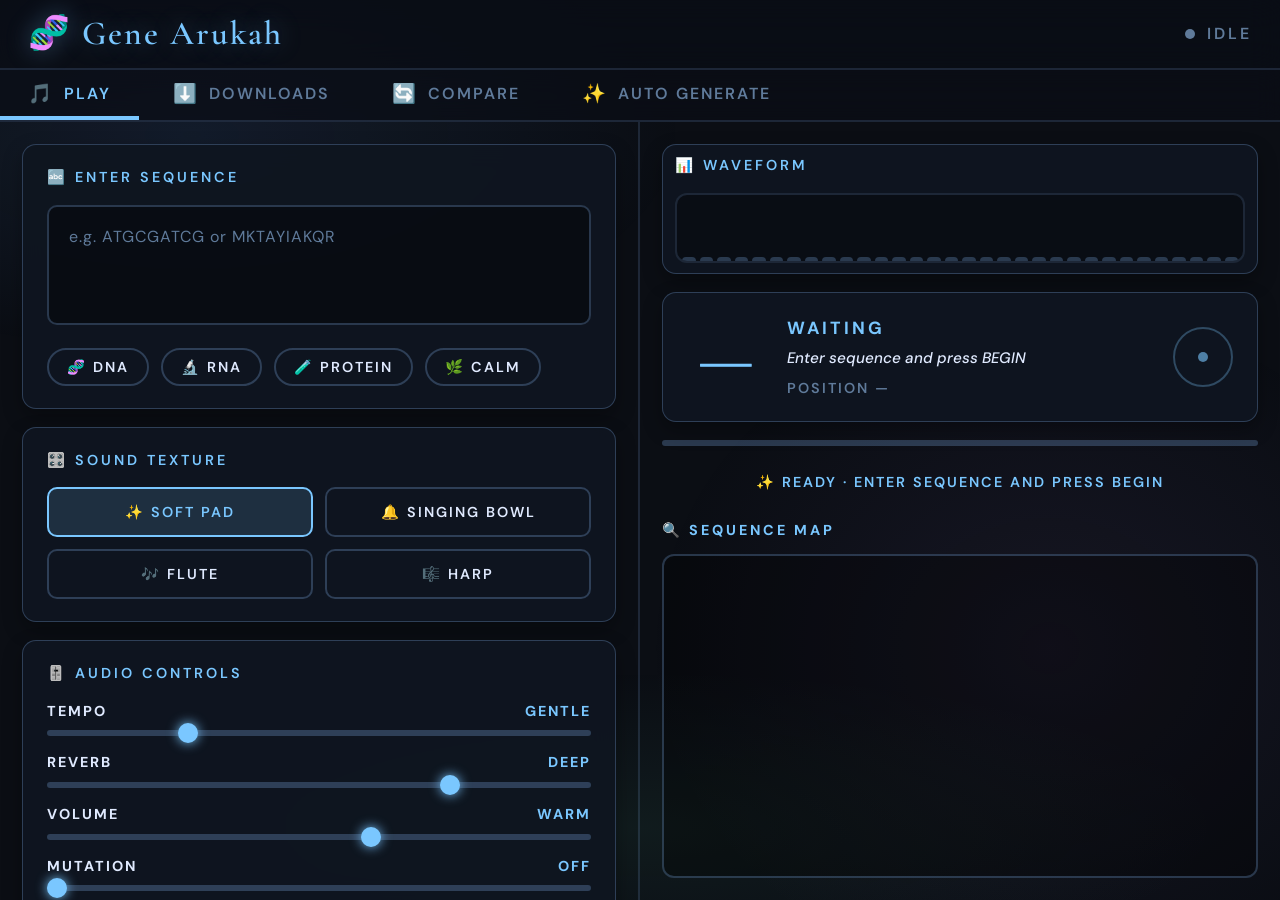
<file: index.html>
<!DOCTYPE html>
<html lang="en">
<head>
  <meta charset="UTF-8">
  <meta name="viewport" content="width=device-width, initial-scale=1.0">
  <meta name="description" content="Sequence Sonata Pro - Transform DNA, RNA, and protein sequences into beautiful music. Generate melodies, compare sequences, and download audio files.">
  <meta name="keywords" content="DNA music, bioinformatics, sequence sonification, audio rendering, MIDI export, spectrogram, bioinformatics tool">
  <meta name="author" content="Sequence Sonata">
  <meta property="og:title" content="Sequence Sonata Pro - Turn Genetic Code into Music">
  <meta property="og:description" content="Transform DNA, RNA, and protein sequences into beautiful melodies. Compare sequences, generate audio, and explore genetic music.">
  <meta property="og:type" content="website">
  <meta property="og:image" content="https://images.unsplash.com/photo-1532187863486-abf9dbad1b1a?w=1200">
  <meta name="twitter:card" content="summary_large_image">
  <meta name="twitter:title" content="Sequence Sonata Pro">
  <meta name="twitter:description" content="Turn genetic sequences into music">
  <title>Sequence Sonata Pro - Turn DNA into Music | Bioinformatics Audio Tool</title>
  <link rel="canonical" href="https://sequencesonata.pro">
  <link rel="stylesheet" href="style.css">
  <link href="https://fonts.googleapis.com/css2?family=Cormorant+Garamond:ital,wght@0,300;0,500;0,600;1,300&family=DM+Sans:wght@400;500;600;700&display=swap" rel="stylesheet">
</head>
<body>
  <canvas id="bg-canvas"></canvas>
  <div class="aurora"></div>
  <div class="toast" id="toast">Ready</div>

  <div class="app">
    <header>
      <div><span class="brand">🧬 Gene Arukah</span></div>
      <div class="pill" id="pill"><div class="dot"></div><span id="pill-txt">IDLE</span></div>
    </header>

    <div class="tabs">
      <button class="tab on" onclick="window.switchTab('play',this)"><span>🎵</span> PLAY</button>
      <button class="tab" onclick="window.switchTab('downloads',this)"><span>⬇️</span> DOWNLOADS</button>
      <button class="tab" onclick="window.switchTab('compare',this)"><span>🔄</span> COMPARE</button>
      <button class="tab" onclick="window.switchTab('autogen',this)"><span>✨</span> AUTO GENERATE</button>
    </div>

    <div class="panels">
      <div class="panel on" id="p-play">
        <div class="col col-l">
          <div class="card">
            <span class="clabel">🔤 ENTER SEQUENCE</span>
            <textarea id="seq-input" placeholder="e.g. ATGCGATCG or MKTAYIAKQR"></textarea>
            <div class="chips">
              <button class="chip" onclick="window.fillSample('dna')">🧬 DNA</button>
              <button class="chip" onclick="window.fillSample('rna')">🔬 RNA</button>
              <button class="chip" onclick="window.fillSample('protein')">🧪 PROTEIN</button>
              <button class="chip" onclick="window.fillSample('calm')">🌿 CALM</button>
            </div>
          </div>
          <div class="card">
            <span class="clabel">🎛️ SOUND TEXTURE</span>
            <div class="modes">
              <button class="mbtn on" data-mode="pad" onclick="window.setMode(this)">✨ SOFT PAD</button>
              <button class="mbtn" data-mode="bowl" onclick="window.setMode(this)">🔔 SINGING BOWL</button>
              <button class="mbtn" data-mode="flute" onclick="window.setMode(this)">🎶 FLUTE</button>
              <button class="mbtn" data-mode="harp" onclick="window.setMode(this)">🎼 HARP</button>
            </div>
          </div>
          <div class="card">
            <span class="clabel">🎚️ AUDIO CONTROLS</span>
            <div class="sl-stack">
              <div class="sl"><div class="sl-row"><strong>TEMPO</strong><span id="v-tempo">GENTLE</span></div><input type="range" id="sl-tempo" min="1" max="5" value="2" oninput="window.syncLabels()"></div>
              <div class="sl"><div class="sl-row"><strong>REVERB</strong><span id="v-reverb">DEEP</span></div><input type="range" id="sl-reverb" min="0" max="4" value="3" oninput="window.syncLabels()"></div>
              <div class="sl"><div class="sl-row"><strong>VOLUME</strong><span id="v-vol">MEDIUM</span></div><input type="range" id="sl-vol" min="0" max="10" value="6" oninput="window.syncLabels()"></div>
              <div class="sl"><div class="sl-row"><strong>MUTATION</strong><span id="v-mut">OFF</span></div><input type="range" id="sl-mut" min="0" max="5" value="0" oninput="window.syncLabels()"></div>
            </div>
            <div class="btn-row">
              <button class="btn btn-accent" id="btn-play" onclick="window.startPlay()"><span>▶️</span> BEGIN</button>
              <button class="btn btn-red" id="btn-stop" onclick="window.stopPlay()" disabled><span>⏹️</span> STOP</button>
              <button class="btn btn-dl" onclick="window.dlFullMelody()"><span>⬇️</span> WAV</button>
            </div>
          </div>
          <div class="card">
            <span class="clabel">🎹 NOTE MAP</span>
            <div class="legend">
              <div class="leg"><div class="ld" style="background:var(--A)"></div><strong>A</strong> — C4</div>
              <div class="leg"><div class="ld" style="background:var(--U)"></div><strong>U</strong> — D4</div>
              <div class="leg"><div class="ld" style="background:var(--T)"></div><strong>T</strong> — E4</div>
              <div class="leg"><div class="ld" style="background:var(--G)"></div><strong>G</strong> — G4</div>
              <div class="leg"><div class="ld" style="background:var(--C)"></div><strong>C</strong> — A4</div>
              <div class="leg"><div class="ld" style="background:var(--aa)"></div><strong>AA</strong> — OCT+</div>
            </div>
          </div>
        </div>

        <div class="col">
          <div class="card" style="padding:10px 12px">
            <span class="clabel">📊 WAVEFORM</span>
            <div class="wave-wrap" id="wave-wrap"></div>
          </div>
          <div class="card note-disp">
            <div class="note-big" id="note-char">—</div>
            <div class="note-info">
              <div class="note-name" id="note-name">WAITING</div>
              <div class="note-desc" id="note-desc">Enter sequence and press BEGIN</div>
              <div class="note-pos" id="note-pos">POSITION —</div>
            </div>
            <div class="br" id="br"><div class="br-dot"></div></div>
          </div>
          <div class="prog"><div id="prog-fill"></div></div>
          <div id="status">✨ READY · ENTER SEQUENCE AND PRESS BEGIN</div>
          <div class="seq-wrap">
            <div class="seq-label">🔍 SEQUENCE MAP</div>
            <div id="seq-block"><div id="seq-tiles"></div></div>
          </div>
        </div>
      </div>

      <div class="panel" id="p-downloads">
        <div class="dl-grid">
          <div class="dl-card">
            <div class="dl-icon">🎵</div>
            <div class="dl-title">FULL MELODY WAV</div>
            <div class="dl-desc">Complete audio of your entire sequence with current sound texture and reverb.</div>
            <button class="dl-btn dl-btn-wav" onclick="window.dlFullMelody()"><span>⬇️</span> DOWNLOAD WAV</button>
          </div>
          <div class="dl-card">
            <div class="dl-icon">🧬</div>
            <div class="dl-title">NUCLEOTIDE MELODY</div>
            <div class="dl-desc">Only DNA/RNA base notes (A T G C U). Pure nucleotide music.</div>
            <button class="dl-btn dl-btn-wav" onclick="window.dlNucleotideMelody()"><span>⬇️</span> DOWNLOAD WAV</button>
          </div>
          <div class="dl-card">
            <div class="dl-icon">🔗</div>
            <div class="dl-title">CODON HARMONY</div>
            <div class="dl-desc">Groups sequence into codons (3-letter), plays each as a triad chord.</div>
            <button class="dl-btn dl-btn-wav" onclick="window.dlCodonHarmony()"><span>⬇️</span> DOWNLOAD WAV</button>
          </div>
          <div class="dl-card">
            <div class="dl-icon">📊</div>
            <div class="dl-title">GC RHYTHM WAV</div>
            <div class="dl-desc">GC bases on beat, AT/AU off-beat. Reflects GC composition.</div>
            <button class="dl-btn dl-btn-wav" onclick="window.dlGCRhythm()"><span>⬇️</span> DOWNLOAD WAV</button>
          </div>
          <div class="dl-card">
            <div class="dl-icon">🎹</div>
            <div class="dl-title">MIDI FILE</div>
            <div class="dl-desc">Standard MIDI file. Import into any DAW (Ableton, FL Studio).</div>
            <button class="dl-btn dl-btn-mid" onclick="window.dlMIDI()"><span>⬇️</span> DOWNLOAD MIDI</button>
          </div>
          <div class="dl-card">
            <div class="dl-icon">📈</div>
            <div class="dl-title">CSV DATA</div>
            <div class="dl-desc">CSV with each base, note, frequency, codon position and timing.</div>
            <button class="dl-btn dl-btn-csv" onclick="window.dlCSV()"><span>⬇️</span> DOWNLOAD CSV</button>
          </div>
          <div class="dl-card">
            <div class="dl-icon">🌈</div>
            <div class="dl-title">SPECTROGRAM PNG</div>
            <div class="dl-desc">Visual frequency-over-time spectrogram as color image.</div>
            <button class="dl-btn dl-btn-png" onclick="window.dlSpectrogram()"><span>⬇️</span> DOWNLOAD PNG</button>
          </div>
        </div>
      </div>

      <div class="panel" id="p-compare">
        <div class="cmp-inner">
          <div class="two-col">
            <div class="card">
              <span class="clabel">🔬 SEQUENCE A</span>
              <textarea id="cmp-a" placeholder="e.g. ATGCGATCG" style="height:90px"></textarea>
            </div>
            <div class="card">
              <span class="clabel">🔬 SEQUENCE B</span>
              <textarea id="cmp-b" placeholder="e.g. ATGCTATCG" style="height:90px"></textarea>
            </div>
          </div>
          <div class="btn-row">
            <button class="btn btn-accent" onclick="window.runCompare()"><span>🔄</span> COMPARE</button>
            <button class="btn btn-accent" onclick="window.playCompareA()"><span>▶️</span> PLAY A</button>
            <button class="btn btn-accent" onclick="window.playCompareB()"><span>▶️</span> PLAY B</button>
            <button class="btn btn-red" onclick="window.stopPlay()"><span>⏹️</span> STOP</button>
          </div>
          <div class="score-grid" id="score-grid">
            <div class="score-card"><div class="score-val" id="sc-pitch">—</div><div class="score-lbl">PITCH DISTANCE</div><div class="score-sub" id="sc-pitch-sub">semitones avg</div></div>
            <div class="score-card"><div class="score-val" id="sc-rhythm">—</div><div class="score-lbl">RHYTHM DIFFERENCE</div><div class="score-sub" id="sc-rhythm-sub">GC ratio delta</div></div>
            <div class="score-card"><div class="score-val" id="sc-melody">—</div><div class="score-lbl">MELODY SIMILARITY</div><div class="score-sub" id="sc-melody-sub">match %</div></div>
          </div>
          <div class="card">
            <span class="clabel">📈 PITCH CONTOUR OVERLAY</span>
            <canvas id="cmp-canvas"></canvas>
          </div>
          <div class="card">
            <span class="clabel">🧬 MUTATION PROFILE</span>
            <div class="mutation-wrap" id="mut-profile">
              <div style="font-size:1rem;color:var(--muted);font-style:italic">Run comparison to see mutation profile</div>
            </div>
          </div>
        </div>
      </div>

      <div class="panel" id="p-autogen">
        <div class="ag-inner">
          <div class="card">
            <span class="clabel">⚡ AUTO GENERATOR</span>
            <div class="btn-row" style="margin-top:0">
              <button class="btn btn-gen" onclick="window.autoSeq('dna')"><span>🧬</span> RANDOM DNA</button>
              <button class="btn btn-gen" onclick="window.autoSeq('rna')"><span>🔬</span> RANDOM RNA</button>
              <button class="btn btn-gen" onclick="window.autoSeq('protein')"><span>🧪</span> RANDOM PROTEIN</button>
              <button class="btn btn-gen" onclick="window.autoSeq('gc_rich')"><span>⚛️</span> GC-RICH DNA</button>
              <button class="btn btn-gen" onclick="window.autoSeq('at_rich')"><span>🧬</span> AT-RICH DNA</button>
              <div class="sl" style="flex:1;min-width:160px">
                <div class="sl-row"><strong>LENGTH</strong><span id="v-autolen">40</span></div>
                <input type="range" id="sl-autolen" min="8" max="120" value="40" oninput="document.getElementById('v-autolen').textContent=this.value">
              </div>
            </div>
          </div>

          <div class="ag-grid">
            <div class="ag-card">
              <span class="clabel">🧬 GENERATED SEQUENCE</span>
              <div class="ag-result" id="ag-seq">—</div>
              <button class="btn btn-accent" onclick="window.useGenSeq()"><span>→</span> USE IN PLAYER</button>
            </div>
            <div class="ag-card">
              <span class="clabel">🎵 AUTO MELODY</span>
              <div class="ag-result" id="ag-melody">—</div>
              <button class="btn btn-accent" onclick="window.playGenSeq()"><span>▶️</span> PLAY MELODY</button>
            </div>
            <div class="ag-card">
              <span class="clabel">🎹 MIDI NOTES</span>
              <div class="ag-result" id="ag-midi">—</div>
              <button class="btn dl-btn-mid" onclick="window.dlGenMIDI()"><span>⬇️</span> DOWNLOAD MIDI</button>
            </div>
            <div class="ag-card">
              <span class="clabel">📊 GC / AT RATIO</span>
              <div class="ag-result" id="ag-stats">—</div>
            </div>
          </div>

          <div class="card">
            <span class="clabel">🌈 SPECTROGRAM</span>
            <canvas id="spec-canvas" height="180"></canvas>
            <div class="btn-row" style="margin-top:12px">
              <button class="btn dl-btn-png" onclick="window.dlSpecGen()"><span>⬇️</span> DOWNLOAD PNG</button>
              <button class="btn btn-gen" onclick="window.renderSpecGen()"><span>↻</span> RENDER</button>
            </div>
          </div>
        </div>
      </div>
    </div>
  </div>
  <script src="sequence.js"></script>
</body>
</html>
</file>
<file: style.css>
*,*::before,*::after{box-sizing:border-box;margin:0;padding:0}
:root{
  --bg:#0b0e14;--panel:rgba(15,22,32,0.95);--border:rgba(140,190,255,0.15);--border2:rgba(140,190,255,0.25);
  --A:#4aa8e0;--T:#70c98b;--G:#b597e0;--C:#eab96a;--U:#7ab8e8;--aa:#c4a8d4;
  --text:#e0eaff;--muted:#5f7a9a;--accent:#7ac7ff;--warn:#f5cb8c;--danger:#ff9e8c;--ok:#a0e0b0;
  --r:14px;--fs-body:16px;--fs-small:0.9rem;--fs-label:0.85rem;--fs-button:1rem;
}
html,body{width:100%;height:100%;overflow:hidden;background:var(--bg);color:var(--text);font-family:'DM Sans',sans-serif;font-weight:400;font-size:var(--fs-body);line-height:1.5}
#bg-canvas{position:fixed;inset:0;z-index:0;pointer-events:none}
.aurora{position:fixed;inset:0;z-index:0;pointer-events:none;
  background:radial-gradient(ellipse 55% 35% at 15% 15%,rgba(90,150,240,.1) 0%,transparent 70%),
             radial-gradient(ellipse 45% 55% at 82% 72%,rgba(160,120,220,.08) 0%,transparent 70%),
             radial-gradient(ellipse 65% 25% at 50% 92%,rgba(90,200,160,.07) 0%,transparent 70%);
  animation:aur 24s ease-in-out infinite alternate}
@keyframes aur{0%{opacity:.8;transform:scale(1)}50%{opacity:1;transform:scale(1.02) translate(-.5%,.5%)}100%{opacity:.75;transform:scale(.98) translate(.5%,-.5%)}}
.app{position:relative;z-index:1;display:grid;grid-template-rows:70px 52px 1fr;width:100vw;height:100vh;overflow:hidden}
header{display:flex;align-items:center;justify-content:space-between;padding:0 28px;border-bottom:2px solid var(--border);background:rgba(10,14,22,.85);backdrop-filter:blur(16px)}
.brand{font-family:'Cormorant Garamond',serif;font-weight:600;font-size:2.1rem;letter-spacing:2px;color:var(--accent);text-shadow:0 0 25px rgba(122,199,255,.35)}
.brand sup{font-size:.8rem;letter-spacing:4px;font-weight:500;color:var(--muted);font-style:normal;vertical-align:super}
.pill{display:flex;align-items:center;gap:12px;font-size:1rem;letter-spacing:3px;font-weight:600;text-transform:uppercase;color:var(--muted);transition:color .4s}
.pill.on{color:var(--accent)}.dot{width:10px;height:10px;border-radius:50%;background:var(--muted);transition:background .4s,box-shadow .4s;flex-shrink:0}
.pill.on .dot{background:var(--accent);box-shadow:0 0 12px var(--accent);animation:blink 1.4s infinite}
@keyframes blink{0%,100%{opacity:1}50%{opacity:.3}}
.tabs{display:flex;align-items:stretch;gap:6px;border-bottom:2px solid var(--border);background:rgba(10,14,22,.7);backdrop-filter:blur(12px);overflow-x:auto;scrollbar-width:none}
.tabs::-webkit-scrollbar{display:none}
.tab{padding:0 28px;font-size:1rem;letter-spacing:2px;font-weight:600;text-transform:uppercase;color:var(--muted);cursor:pointer;border:none;background:transparent;font-family:'DM Sans',sans-serif;white-space:nowrap;border-bottom:4px solid transparent;transition:color .2s,border-color .2s;display:flex;align-items:center;gap:10px}
.tab:hover{color:var(--text)}.tab.on{color:var(--accent);border-bottom-color:var(--accent)}
.tab span{font-size:1.2rem}
.panels{overflow:hidden;height:100%}
.panel{display:none;height:100%;overflow:hidden}
.panel.on{display:grid}
#p-play{grid-template-columns:1fr 1fr}
.col{display:flex;flex-direction:column;gap:18px;padding:22px;overflow-y:auto;overflow-x:hidden;scrollbar-width:thin;scrollbar-color:var(--muted) transparent}
.col::-webkit-scrollbar{width:6px}.col::-webkit-scrollbar-thumb{background:var(--muted);border-radius:5px}
.col-l{border-right:2px solid var(--border)}
.card{background:var(--panel);border:1px solid var(--border2);border-radius:var(--r);padding:22px 24px;backdrop-filter:blur(12px);flex-shrink:0;box-shadow:0 8px 20px rgba(0,0,0,.3)}
.clabel{font-size:.9rem;letter-spacing:3px;font-weight:600;text-transform:uppercase;color:var(--accent);margin-bottom:16px;display:block}
textarea{width:100%;background:rgba(0,0,0,.4);border:2px solid var(--border2);border-radius:10px;color:var(--text);font-family:'DM Sans',sans-serif;font-weight:500;font-size:1.1rem;line-height:1.7;letter-spacing:1.5px;padding:16px 20px;resize:none;height:120px;outline:none;transition:border-color .3s,box-shadow .3s}
textarea:focus{border-color:var(--accent);box-shadow:0 0 20px rgba(122,199,255,.2)}
textarea::placeholder{color:var(--muted);letter-spacing:1px;font-size:1rem;font-weight:400}
.chips{display:flex;flex-wrap:wrap;gap:12px;margin-top:16px}
.chip{padding:8px 18px;font-size:.9rem;letter-spacing:2px;font-weight:600;text-transform:uppercase;font-family:'DM Sans',sans-serif;background:transparent;border:2px solid var(--border2);color:var(--text);border-radius:40px;cursor:pointer;transition:all .2s}
.chip:hover{border-color:var(--accent);color:var(--accent);background:rgba(122,199,255,.1)}
.modes{display:grid;grid-template-columns:1fr 1fr;gap:12px}
.mbtn{padding:14px 5px;text-align:center;font-size:.9rem;letter-spacing:2px;font-weight:600;text-transform:uppercase;font-family:'DM Sans',sans-serif;background:transparent;border:2px solid var(--border2);color:var(--text);border-radius:10px;cursor:pointer;transition:all .2s}
.mbtn:hover{border-color:var(--accent);color:var(--accent);background:rgba(122,199,255,.1)}.mbtn.on{background:rgba(122,199,255,.15);border-color:var(--accent);color:var(--accent)}
.sl-stack{display:flex;flex-direction:column;gap:16px}
.sl{display:flex;flex-direction:column;gap:8px}
.sl-row{display:flex;justify-content:space-between;font-size:.9rem;letter-spacing:2px;font-weight:600;text-transform:uppercase;color:var(--text)}
.sl-row span{color:var(--accent);font-weight:700}
input[type=range]{-webkit-appearance:none;width:100%;height:6px;background:var(--border2);border-radius:6px;outline:none;cursor:pointer}
input[type=range]::-webkit-slider-thumb{-webkit-appearance:none;width:20px;height:20px;border-radius:50%;background:var(--accent);cursor:pointer;box-shadow:0 0 12px var(--accent)}
.btn-row{display:flex;gap:14px;margin-top:20px;flex-wrap:wrap}
.btn{padding:16px 24px;font-family:'DM Sans',sans-serif;font-size:1rem;font-weight:700;letter-spacing:2.5px;text-transform:uppercase;border:none;border-radius:12px;cursor:pointer;transition:all .2s;white-space:nowrap;min-width:120px;display:flex;align-items:center;justify-content:center;gap:8px}
.btn span{font-size:1.2rem}
.btn-accent{background:linear-gradient(135deg,rgba(122,199,255,.2),rgba(160,120,240,.15));border:2px solid var(--accent);color:var(--accent)}
.btn-accent:hover:not(:disabled){background:linear-gradient(135deg,rgba(122,199,255,.3),rgba(160,120,240,.25));box-shadow:0 5px 20px rgba(122,199,255,.3)}
.btn-red{background:transparent;border:2px solid rgba(255,120,120,.4);color:rgba(255,160,160,.9)}
.btn-red:hover:not(:disabled){background:rgba(255,100,100,.15);border-color:rgba(255,120,120,.6);color:#ffb0b0}
.btn-dl{background:transparent;border:2px solid rgba(160,220,160,.4);color:var(--ok);font-size:1rem;padding:14px 20px}
.btn-dl:hover{background:rgba(160,220,160,.15);border-color:var(--ok);color:#c0ffc0}
.btn-gen{background:rgba(180,150,240,.15);border:2px solid rgba(180,150,240,.4);color:#d0b0ff}
.btn-gen:hover{background:rgba(180,150,240,.25)}
button:disabled{opacity:.3;cursor:not-allowed}
.legend{display:flex;flex-wrap:wrap;gap:12px;margin-top:10px}
.leg{display:flex;align-items:center;gap:8px;font-size:.9rem;letter-spacing:1.5px;font-weight:600;text-transform:uppercase;color:var(--text)}
.ld{width:14px;height:14px;border-radius:4px;flex-shrink:0}
.wave-wrap{height:70px;display:flex;align-items:flex-end;gap:4px;padding:0 5px;background:rgba(0,0,0,.3);border-radius:12px;border:2px solid var(--border);overflow:hidden}
.wbar{width:100%;border-radius:4px 4px 0 0;background:var(--border2);height:4px;transition:height .16s ease,background .16s}
.note-disp{display:flex;align-items:center;gap:20px}
.note-big{font-family:'Cormorant Garamond',serif;font-weight:600;font-size:4.2rem;line-height:1;letter-spacing:2px;color:var(--accent);min-width:80px;text-align:center}
.note-info{flex:1}.note-name{font-size:1.1rem;font-weight:700;letter-spacing:3px;text-transform:uppercase;color:var(--accent)}
.note-desc{font-size:.95rem;font-weight:500;color:var(--text);margin-top:6px;font-style:italic}
.note-pos{font-size:.9rem;font-weight:600;letter-spacing:2px;text-transform:uppercase;color:var(--muted);margin-top:8px}
.br{width:60px;height:60px;border-radius:50%;border:2px solid rgba(122,199,255,.3);display:flex;align-items:center;justify-content:center;transition:transform 3.6s ease-in-out,border-color .5s;flex-shrink:0}
.br.exp{transform:scale(1.4);border-color:var(--accent)}.br-dot{width:10px;height:10px;border-radius:50%;background:var(--accent);opacity:.6}
.prog{width:100%;height:6px;background:var(--border2);border-radius:6px;overflow:hidden;flex-shrink:0}
#prog-fill{height:100%;width:0%;border-radius:6px;background:linear-gradient(90deg,var(--accent),var(--ok));box-shadow:0 0 10px var(--accent);transition:width .2s linear}
#status{font-size:.9rem;font-weight:600;letter-spacing:2px;color:var(--accent);text-align:center;padding:8px 0;flex-shrink:0}
.seq-wrap{flex:1;min-height:0;display:flex;flex-direction:column;overflow:hidden}
.seq-label{font-size:.9rem;font-weight:700;letter-spacing:3px;text-transform:uppercase;color:var(--accent);margin-bottom:12px;flex-shrink:0}
#seq-block{flex:1;overflow-y:auto;overflow-x:hidden;border:2px solid var(--border2);border-radius:12px;background:rgba(0,0,0,.3);padding:18px;scrollbar-width:thin;scrollbar-color:var(--muted) transparent}
#seq-block::-webkit-scrollbar{width:5px}
#seq-block::-webkit-scrollbar-thumb{background:var(--muted);border-radius:5px}
#seq-tiles{display:flex;flex-wrap:wrap;gap:6px}
.base{width:38px;height:40px;display:inline-flex;align-items:center;justify-content:center;border-radius:8px;font-size:1.1rem;font-weight:700;color:#000;opacity:.5;transition:transform .15s cubic-bezier(.34,1.56,.64,1),opacity .15s,box-shadow .15s;cursor:default;will-change:transform}
.base.A{background:var(--A)}.base.T{background:var(--T)}.base.G{background:var(--G)}.base.C{background:var(--C)}.base.U{background:var(--U)}.base.AA{background:var(--aa)}
.base.XX{background:rgba(100,130,170,.2);color:var(--text);opacity:.25;font-size:.95rem}
.base.done{opacity:.2}.base.playing{opacity:1;transform:translateY(-10px) scale(1.25);box-shadow:0 12px 25px rgba(0,0,0,.6);z-index:4}
#p-downloads{grid-template-columns:1fr;overflow-y:auto}
.dl-grid{display:grid;grid-template-columns:repeat(auto-fill,minmax(340px,1fr));gap:20px;padding:22px}
.dl-card{background:var(--panel);border:2px solid var(--border2);border-radius:var(--r);padding:24px;display:flex;flex-direction:column;gap:16px;box-shadow:0 8px 20px rgba(0,0,0,.3)}
.dl-icon{font-size:2.8rem;line-height:1}
.dl-title{font-size:1.1rem;font-weight:700;letter-spacing:2px;text-transform:uppercase;color:var(--accent)}
.dl-desc{font-size:.95rem;font-weight:500;color:var(--text);line-height:1.7}
.dl-btn{padding:16px 22px;font-size:.95rem;font-weight:700;letter-spacing:2px;text-transform:uppercase;font-family:'DM Sans',sans-serif;border-radius:12px;cursor:pointer;border:none;transition:all .2s;margin-top:auto;display:flex;align-items:center;justify-content:center;gap:8px}
.dl-btn span{font-size:1.1rem}
.dl-btn-wav{background:rgba(122,199,255,.15);border:2px solid var(--accent);color:var(--accent)}
.dl-btn-wav:hover{background:rgba(122,199,255,.25)}
.dl-btn-mid{background:rgba(160,220,160,.15);border:2px solid var(--ok);color:var(--ok)}
.dl-btn-mid:hover{background:rgba(160,220,160,.25)}
.dl-btn-csv{background:rgba(245,200,130,.15);border:2px solid var(--warn);color:var(--warn)}
.dl-btn-csv:hover{background:rgba(245,200,130,.25)}
.dl-btn-png{background:rgba(180,150,240,.15);border:2px solid #b597e0;color:#d0b0ff}
.dl-btn-png:hover{background:rgba(180,150,240,.25)}
#p-compare{grid-template-columns:1fr;overflow-y:auto}
.cmp-inner{padding:22px;display:flex;flex-direction:column;gap:22px;max-width:1200px;margin:0 auto;width:100%}
.two-col{display:grid;grid-template-columns:1fr 1fr;gap:20px}
.score-grid{display:grid;grid-template-columns:repeat(3,1fr);gap:18px}
.score-card{background:var(--panel);border:2px solid var(--border2);border-radius:var(--r);padding:22px;text-align:center;box-shadow:0 8px 20px rgba(0,0,0,.3)}
.score-val{font-family:'Cormorant Garamond',serif;font-size:2.8rem;font-weight:700;color:var(--accent);line-height:1}
.score-lbl{font-size:.9rem;font-weight:600;letter-spacing:2px;text-transform:uppercase;color:var(--text);margin-top:8px}
.score-sub{font-size:.85rem;font-weight:500;color:var(--muted);margin-top:6px}
#cmp-canvas{width:100%;height:160px;border-radius:12px;border:2px solid var(--border2);background:rgba(0,0,0,.3)}
.mutation-wrap{display:flex;flex-direction:column;gap:12px}
.mut-bar-row{display:flex;align-items:center;gap:12px;font-size:.9rem;font-weight:600;letter-spacing:1.5px;color:var(--text)}
.mut-bar-bg{flex:1;height:12px;background:var(--border2);border-radius:6px;overflow:hidden}
.mut-bar-fill{height:100%;border-radius:6px;transition:width .6s ease}
#p-autogen{grid-template-columns:1fr;overflow-y:auto}
.ag-inner{padding:22px;display:flex;flex-direction:column;gap:20px;max-width:1200px;margin:0 auto;width:100%}
.ag-grid{display:grid;grid-template-columns:repeat(auto-fill,minmax(280px,1fr));gap:18px}
.ag-card{background:var(--panel);border:2px solid var(--border2);border-radius:var(--r);padding:22px;display:flex;flex-direction:column;gap:14px;box-shadow:0 8px 20px rgba(0,0,0,.3)}
.ag-result{background:rgba(0,0,0,.35);border:2px solid var(--border);border-radius:10px;padding:16px;font-size:1rem;font-weight:600;letter-spacing:2px;color:var(--accent);font-family:'DM Sans',sans-serif;word-break:break-all;min-height:60px;line-height:1.7}
#spec-canvas{width:100%;height:200px;border-radius:12px;border:2px solid var(--border2);background:rgba(0,0,0,.3)}
.toast{position:fixed;bottom:25px;right:25px;z-index:999;background:rgba(20,30,45,.98);border:2px solid var(--accent);border-radius:12px;padding:16px 24px;font-size:1rem;font-weight:700;letter-spacing:2px;text-transform:uppercase;color:var(--accent);backdrop-filter:blur(16px);transform:translateY(25px);opacity:0;transition:all .3s;pointer-events:none}
.toast.show{transform:translateY(0);opacity:1}
#p-downloads,#p-compare,#p-autogen{scrollbar-width:thin;scrollbar-color:var(--muted) transparent}
#p-downloads::-webkit-scrollbar,#p-compare::-webkit-scrollbar,#p-autogen::-webkit-scrollbar{width:5px}
#p-downloads::-webkit-scrollbar-thumb,#p-compare::-webkit-scrollbar-thumb,#p-autogen::-webkit-scrollbar-thumb{background:var(--muted);border-radius:5px}
</file>
